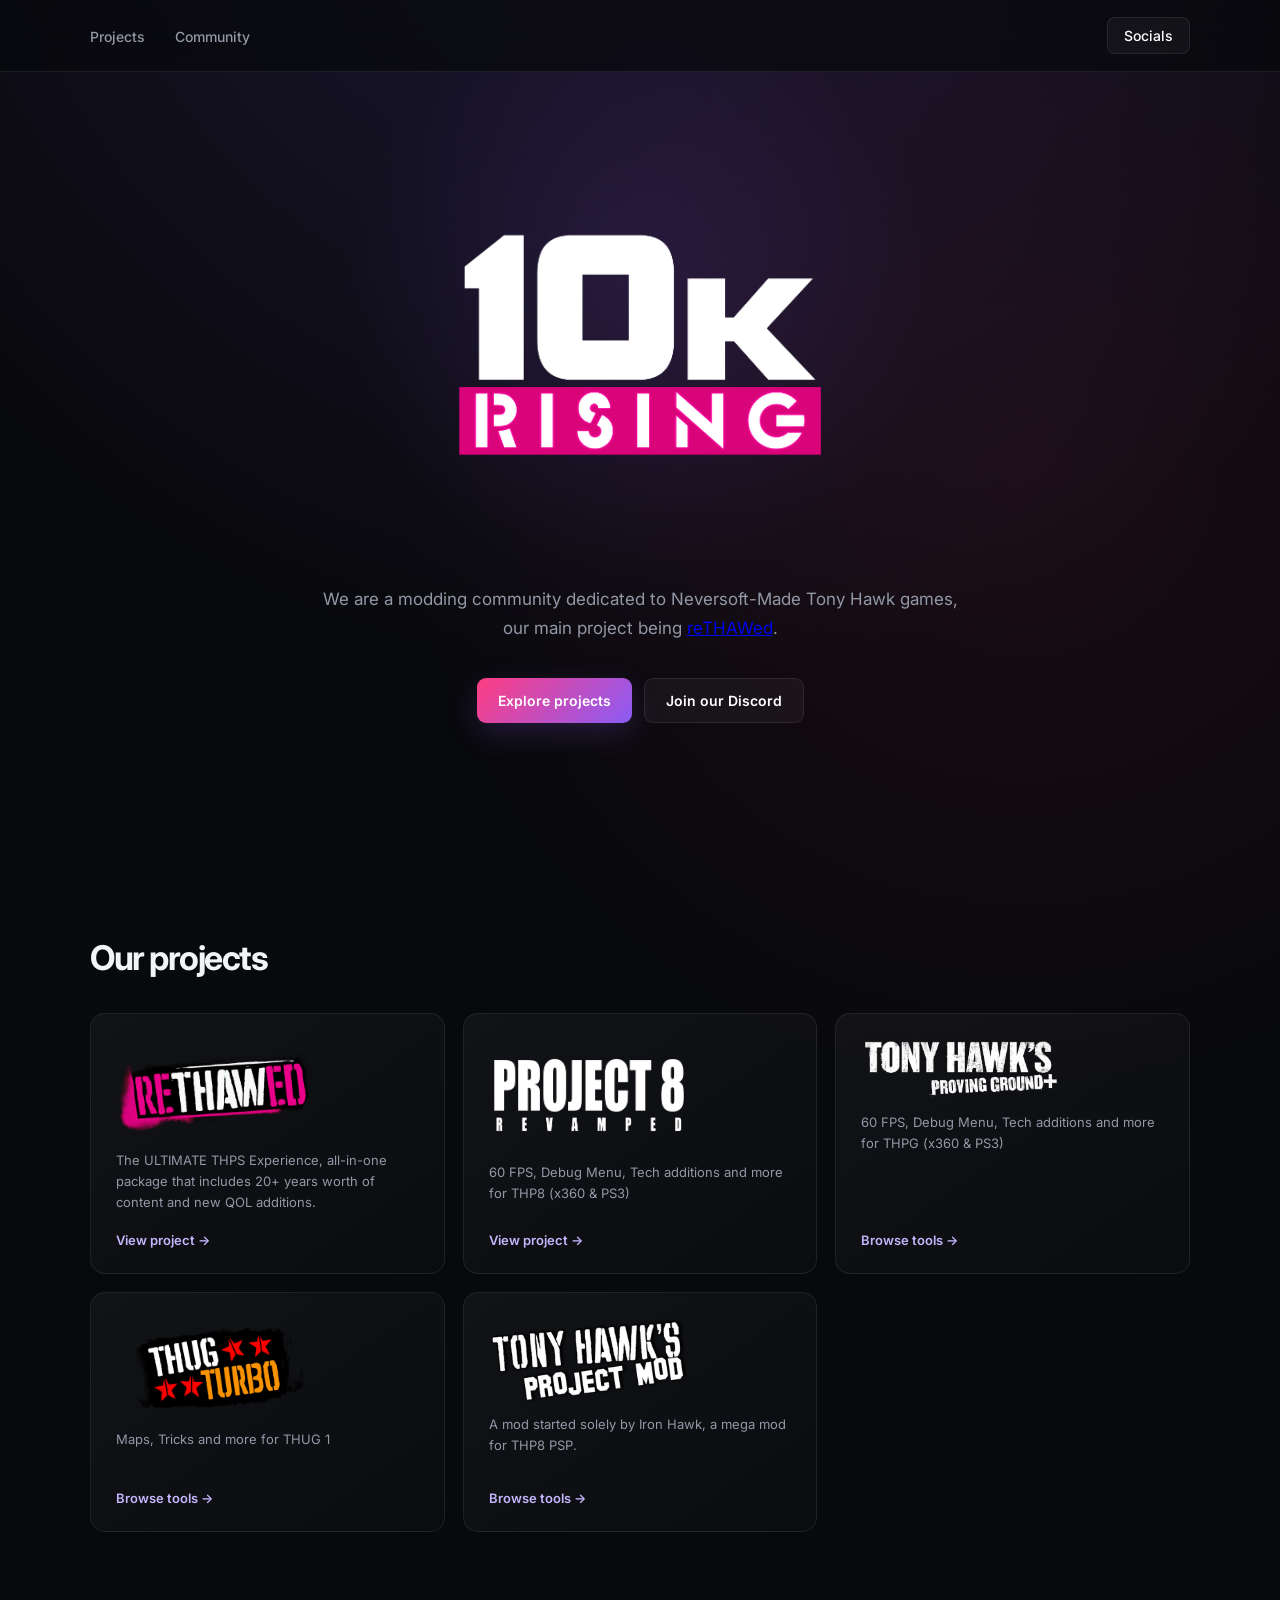
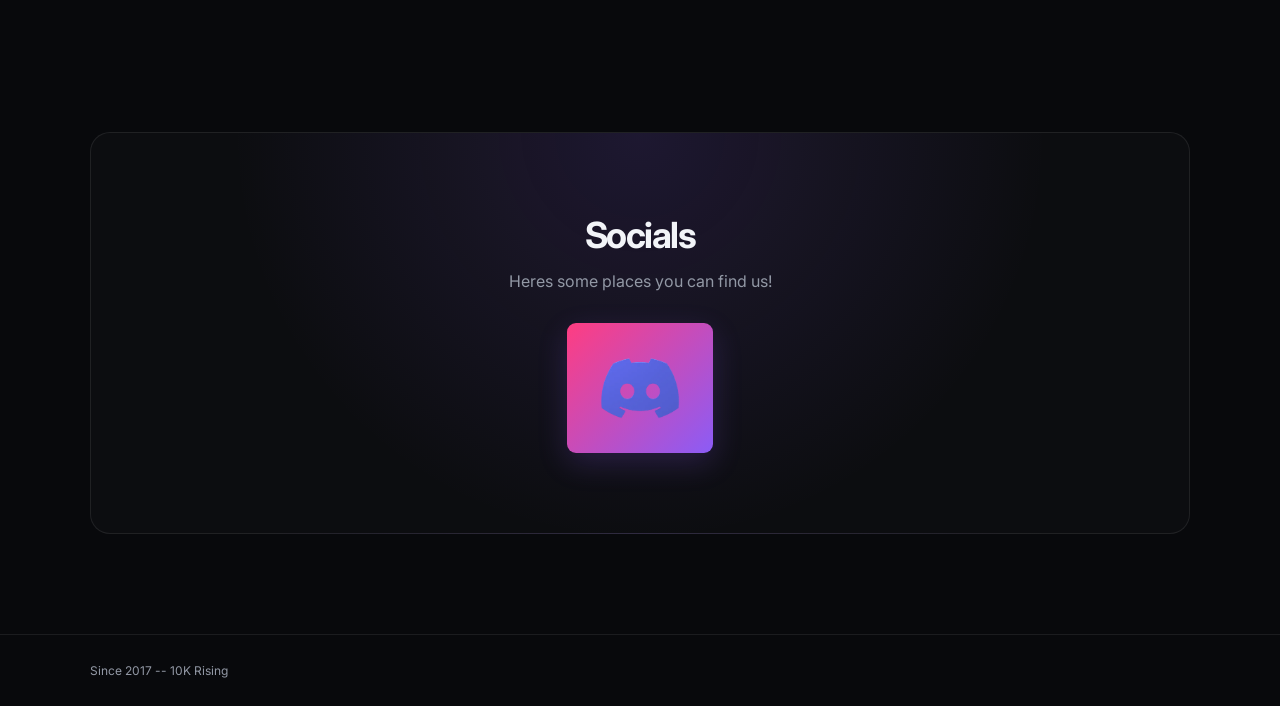
<file: index.html>
<!DOCTYPE html>
<html lang="en">
<head>
    <meta charset="UTF-8">
    <meta name="viewport" content="width=device-width, initial-scale=1.0">

    <title>10K Rising — Modding Group</title>

    <style>
        @import url('https://fonts.googleapis.com/css2?family=Inter:wght@400;500;600;700;800&display=swap');

        :root {
            --bg: #08090c;
            --bg-secondary: #0e1015;
            --card: #11141a;
            --border: rgba(255,255,255,0.08);
            --text: #f2f4f8;
            --muted: #9298a5;
            --accent: #ff3d81;
            --accent-2: #8b5cf6;
        }

        * {
            box-sizing: border-box;
            margin: 0;
            padding: 0;
        }

        html {
            scroll-behavior: smooth;
        }

        body {
            font-family: "Inter", sans-serif;
            background:
                radial-gradient(circle at 50% -10%, rgba(139, 92, 246, 0.18), transparent 35%),
                radial-gradient(circle at 80% 20%, rgba(255, 61, 129, 0.08), transparent 30%),
                var(--bg);
            color: var(--text);
            min-height: 100vh;
        }

        /* ---------------- NAV ---------------- */

        nav {
            position: fixed;
            top: 0;
            left: 0;
            width: 100%;
            height: 72px;

            display: flex;
            align-items: center;
            justify-content: space-between;

            padding: 0 7%;
            z-index: 100;

            background: rgba(8, 9, 12, 0.72);
            backdrop-filter: blur(18px);
            -webkit-backdrop-filter: blur(18px);

            border-bottom: 1px solid var(--border);
        }

        .logo {
            display: flex;
            align-items: center;
            gap: 12px;

            font-size: 18px;
            font-weight: 800;
            letter-spacing: -0.5px;
        }

        .logo-mark {
            width: 34px;
            height: 34px;

            display: grid;
            place-items: center;

            border-radius: 9px;

            background: linear-gradient(
                135deg,
                var(--accent),
                var(--accent-2)
            );

            color: white;
            font-size: 13px;
            font-weight: 800;

            box-shadow:
                0 0 25px rgba(255, 61, 129, 0.25);
        }

        nav ul {
            display: flex;
            gap: 30px;
            list-style: none;
        }

        nav a {
            color: var(--muted);
            text-decoration: none;
            font-size: 14px;
            font-weight: 500;
            transition: 0.2s ease;
        }

        nav a:hover {
            color: white;
        }

        .nav-button {
            padding: 9px 16px;
            border: 1px solid var(--border);
            border-radius: 8px;
            color: white;
            background: rgba(255,255,255,0.04);
        }

        .nav-button:hover {
            background: rgba(255,255,255,0.08);
        }

        /* ---------------- HERO ---------------- */

        .hero {
            min-height: 92vh;

            display: flex;
            align-items: center;
            justify-content: center;

            text-align: center;
            padding: 120px 20px 80px;

            position: relative;
            overflow: hidden;
        }

        .hero::before {
            content: "";

            position: absolute;
            width: 600px;
            height: 600px;

            left: 50%;
            top: 35%;

            transform: translate(-50%, -50%);

            background: radial-gradient(
                circle,
                rgba(139, 92, 246, 0.13),
                transparent 70%
            );

            pointer-events: none;
        }

        .hero-content {
            position: relative;
            max-width: 850px;
        }

        .eyebrow {
            display: inline-flex;
            align-items: center;
            gap: 8px;

            padding: 7px 13px;

            border: 1px solid var(--border);
            border-radius: 999px;

            background: rgba(255,255,255,0.035);

            color: var(--muted);
            font-size: 12px;
            font-weight: 600;

            margin-bottom: 25px;
        }

        .status-dot {
            width: 7px;
            height: 7px;
            border-radius: 50%;
            background: #4ade80;
            box-shadow: 0 0 10px rgba(74,222,128,0.7);
        }

        h1 {
            font-size: clamp(55px, 9vw, 105px);
            line-height: 0.95;
            letter-spacing: -6px;
            font-weight: 800;

            margin-bottom: 28px;
        }

        h1 span {
            background: linear-gradient(
                100deg,
                #fff 15%,
                #c4b5fd 45%,
                #ff7aa9 85%
            );

            -webkit-background-clip: text;
            background-clip: text;
            color: transparent;
        }

        .hero p {
            max-width: 650px;
            margin: auto;

            color: var(--muted);
            font-size: 17px;
            line-height: 1.7;
        }

        .hero-buttons {
            display: flex;
            justify-content: center;
            gap: 12px;

            margin-top: 35px;
        }

        .button {
            display: inline-flex;
            align-items: center;
            justify-content: center;

            padding: 13px 21px;

            border-radius: 9px;

            text-decoration: none;
            font-size: 14px;
            font-weight: 600;

            transition:
                transform 0.2s ease,
                box-shadow 0.2s ease,
                background 0.2s ease;
        }

        .button:hover {
            transform: translateY(-2px);
        }

        .button-primary {
            color: white;

            background: linear-gradient(
                135deg,
                var(--accent),
                var(--accent-2)
            );

            box-shadow:
                0 10px 30px rgba(139, 92, 246, 0.2);
        }

        .button-secondary {
            color: white;
            background: rgba(255,255,255,0.045);
            border: 1px solid var(--border);
        }

        /* ---------------- SECTIONS ---------------- */

        section {
            max-width: 1150px;
            margin: auto;
            padding: 100px 25px;
        }

        .section-header {
            margin-bottom: 35px;
        }

        .section-header small {
            color: var(--accent);
            font-size: 12px;
            font-weight: 700;
            text-transform: uppercase;
            letter-spacing: 2px;
        }

        .section-header h2 {
            margin-top: 9px;

            font-size: 34px;
            letter-spacing: -1.5px;
        }

        .section-header p {
            color: var(--muted);
            margin-top: 10px;
            line-height: 1.6;
        }

        /* ---------------- PROJECTS ---------------- */

        .projects {
            display: grid;
            grid-template-columns: repeat(3, 1fr);
            gap: 18px;
        }

        .project {
            min-height: 240px;

            padding: 25px;

            display: flex;
            flex-direction: column;
            justify-content: space-between;

            background:
                linear-gradient(
                    145deg,
                    rgba(255,255,255,0.045),
                    rgba(255,255,255,0.015)
                );

            border: 1px solid var(--border);
            border-radius: 15px;

            transition:
                transform 0.25s ease,
                border-color 0.25s ease;
        }

        .project:hover {
            transform: translateY(-5px);
            border-color: rgba(255,255,255,0.16);
        }

        .project-icon {
            width: 43px;
            height: 43px;

            display: grid;
            place-items: center;

            border-radius: 11px;

            background: rgba(139,92,246,0.12);
            border: 1px solid rgba(139,92,246,0.2);

            font-size: 18px;
        }

        .project h3 {
            margin-top: 20px;
            font-size: 19px;
        }

        .project p {
            color: var(--muted);
            font-size: 13px;
            line-height: 1.6;
            margin-top: 7px;
        }

        .project-link {
            margin-top: 20px;

            color: #c4b5fd;
            text-decoration: none;

            font-size: 13px;
            font-weight: 600;
        }


        /* ---------------- CTA ---------------- */

        .cta {
            text-align: center;

            padding: 80px 30px;

            border: 1px solid var(--border);
            border-radius: 20px;

            background:
                radial-gradient(
                    circle at 50% 0%,
                    rgba(139,92,246,0.14),
                    transparent 60%
                ),
                rgba(255,255,255,0.02);
        }

        .cta h2 {
            font-size: 36px;
            letter-spacing: -1.5px;
        }

        .cta p {
            color: var(--muted);
            margin: 12px auto 28px;
            max-width: 500px;
            line-height: 1.6;
        }

        /* ---------------- FOOTER ---------------- */

        footer {
            border-top: 1px solid var(--border);

            padding: 28px 7%;

            display: flex;
            justify-content: space-between;
            align-items: center;

            color: var(--muted);
            font-size: 12px;
        }

        footer a {
            color: var(--muted);
            text-decoration: none;
        }

        footer a:hover {
            color: white;
        }

        /* ---------------- MOBILE ---------------- */

        @media (max-width: 800px) {

            nav {
                padding: 0 20px;
            }

            nav ul {
                display: none;
            }

            .hero {
                min-height: 85vh;
            }

            h1 {
                letter-spacing: -3px;
            }

            .hero p {
                font-size: 15px;
            }

            .hero-buttons {
                flex-direction: column;
                max-width: 250px;
                margin-left: auto;
                margin-right: auto;
            }

            .projects {
                grid-template-columns: 1fr;
            }

            .about {
                grid-template-columns: 1fr;
                gap: 35px;
            }

            section {
                padding: 70px 20px;
            }

            footer {
                flex-direction: column;
                gap: 10px;
            }
        }
    </style>
</head>

<body>

    <!-- NAVIGATION -->

    <nav>

        <ul>
            <li><a href="#projects">Projects</a></li>
            <li><a href="#community">Community</a></li>
        </ul>

        <a class="nav-button" href="#community">Socials</a>
    </nav>


    <!-- HERO -->

    <main>

        <section class="hero">

            <div class="hero-content">

                <h1>
                    <img width="400" alt="" src="assets/10k_clean.png"/>
                </h1>

                <p>
                    We are a modding community dedicated to Neversoft-Made Tony Hawk games, our main project being <a href="rethawed">reTHAWed</a>.
                </p>

                <div class="hero-buttons">
                    <a class="button button-primary" href="#projects">
                        Explore projects
                    </a>

                    <a class="button button-secondary"
                       href="https://discord.com/"
                       target="_blank">
                        Join our Discord
                    </a>
                </div>

            </div>

        </section>


        <!-- PROJECTS -->

        <section id="projects">

            <div class="section-header">
                <h2>Our projects</h2>
            </div>

            <div class="projects">

                <article class="project">

                    <div>
                        <img width="200" alt="" src="assets/rethawed.png"/>

                        <p>
                            The ULTIMATE THPS Experience, all-in-one package that includes 20+ years worth of content and new QOL additions.
                        </p>
                    </div>

                    <a class="project-link" href="rethawed">
                        View project →
                    </a>

                </article>


                <article class="project">

                    <div>
                        <img width="200" alt="" src="assets/PROJECT_8_REV_LOGO.png"/>

                        <p>
                            60 FPS, Debug Menu, Tech additions and more for THP8 (x360 & PS3)
                        </p>
                    </div>

                    <a class="project-link" href="#">
                        View project →
                    </a>

                </article>


                <article class="project">

                    <div>
                        <img width="200" alt="" src="assets/THPG_white.png"/>

                        <p>
                            60 FPS, Debug Menu, Tech additions and more for THPG (x360 & PS3)
                        </p>
                    </div>

                    <a class="project-link" href="#">
                        Browse tools →
                    </a>

                </article>
				
				<article class="project">

                    <div>
                        <img width="200" alt="" src="assets/THUG_TURBOV2.png"/>

                        <p>
                            Maps, Tricks and more for THUG 1
                        </p>
                    </div>

                    <a class="project-link" href="#">
                        Browse tools →
                    </a>

                </article>
				
				<article class="project">

                    <div>
                        <img width="200" alt="" src="assets/thpm.webp"/>

                        <p>
                            A mod started solely by Iron Hawk, a mega mod for THP8 PSP.
                        </p>
                    </div>

                    <a class="project-link" href="#">
                        Browse tools →
                    </a>

                </article>

            </div>

        </section>


        <!-- COMMUNITY -->

        <section id="community">

            <div class="cta">

                <h2>Socials</h2>

                <p>
                    Heres some places you can find us!
                </p>

                <a
                    class="button button-primary"
                    href="https://discord.com/"
                    target="_blank"
                >
                    <img width="104" alt="" src="assets/discord.png"/>
                </a>

            </div>

        </section>

    </main>


    <!-- FOOTER -->

    <footer>

        <span>
            Since 2017 -- 10K Rising
        </span>

    </footer>

</body>
</html>
</file>
